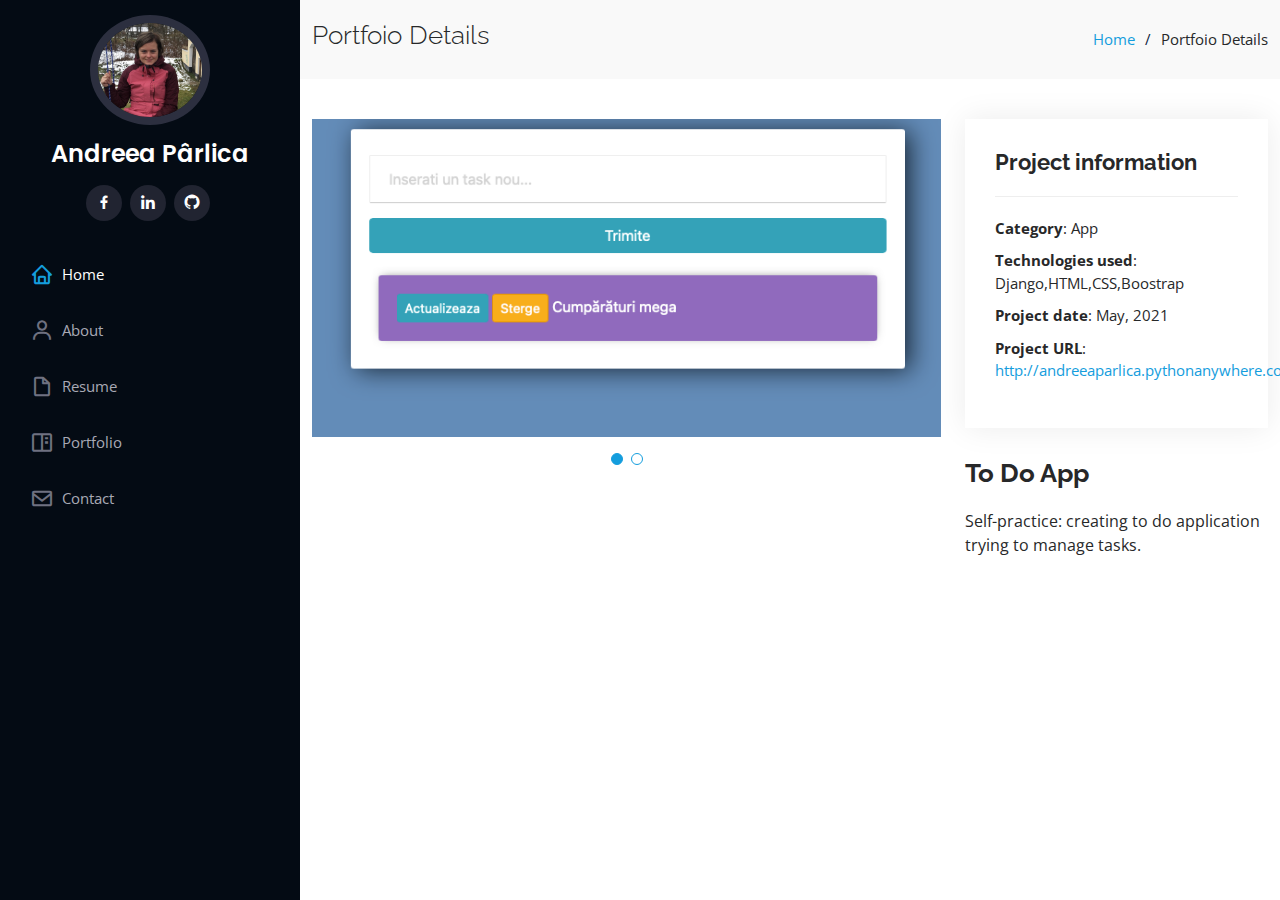
<file: portfolio-details.html>
<!DOCTYPE html>
<html lang="en">

<head>
  <meta charset="utf-8">
  <meta content="width=device-width, initial-scale=1.0" name="viewport">

  <title>Portfolio Details</title>
  <meta content="" name="description">
  <meta content="" name="keywords">

  <!-- Favicons -->
  <link href="assets/img/favicon.png" rel="icon">
  <link href="assets/img/apple-touch-icon.png" rel="apple-touch-icon">

  <!-- Google Fonts -->
  <link href="https://fonts.googleapis.com/css?family=Open+Sans:300,300i,400,400i,600,600i,700,700i|Raleway:300,300i,400,400i,500,500i,600,600i,700,700i|Poppins:300,300i,400,400i,500,500i,600,600i,700,700i" rel="stylesheet">

  <!-- Vendor CSS Files -->
  <link href="assets/vendor/aos/aos.css" rel="stylesheet">
  <link href="assets/vendor/bootstrap/css/bootstrap.min.css" rel="stylesheet">
  <link href="assets/vendor/bootstrap-icons/bootstrap-icons.css" rel="stylesheet">
  <link href="assets/vendor/boxicons/css/boxicons.min.css" rel="stylesheet">
  <link href="assets/vendor/glightbox/css/glightbox.min.css" rel="stylesheet">
  <link href="assets/vendor/swiper/swiper-bundle.min.css" rel="stylesheet">

  <!-- Template Main CSS File -->
  <link href="assets/css/style.css" rel="stylesheet">

  <!-- =======================================================
  * Template Name: iPortfolio - v3.2.0
  * Template URL: https://bootstrapmade.com/iportfolio-bootstrap-portfolio-websites-template/
  * Author: BootstrapMade.com
  * License: https://bootstrapmade.com/license/
  ======================================================== -->
</head>

<body>

  <!-- ======= Mobile nav toggle button ======= -->
  <i class="bi bi-list mobile-nav-toggle d-xl-none"></i>

  <!-- ======= Header ======= -->
  <header id="header">
    <div class="d-flex flex-column">

      <div class="profile">
        <img src="foto_and.jpg" alt="" class="img-fluid rounded-circle">
        <h1 class="text-light"><a href="index.html">Andreea Pârlica</a></h1>
        <div class="social-links mt-3 text-center">
<!--          <a href="#" class="twitter"><i class="bx bxl-twitter"></i></a>-->
          <a href="https://www.facebook.com/andreea.parlica" class="facebook"><i class="bx bxl-facebook"></i></a>
<!--          <a href="#" class="instagram"><i class="bx bxl-instagram"></i></a>-->
<!--          <a href="#" class="google-plus"><i class="bx bxl-skype"></i></a>-->
          <a href="https://www.linkedin.com/in/andreea-parlica-45296970/" class="linkedin"><i class="bx bxl-linkedin"></i></a>
          <a href="https://github.com/AndreeaParlica" class="github"><i class="bx bxl-github"></i></a>

        </div>
      </div>

      <nav id="navbar" class="nav-menu navbar">
        <ul>
          <li><a href="#hero" class="nav-link scrollto active"><i class="bx bx-home"></i> <span>Home</span></a></li>
          <li><a href="#about" class="nav-link scrollto"><i class="bx bx-user"></i> <span>About</span></a></li>
          <li><a href="#resume" class="nav-link scrollto"><i class="bx bx-file-blank"></i> <span>Resume</span></a></li>
          <li><a href="#portfolio" class="nav-link scrollto"><i class="bx bx-book-content"></i> <span>Portfolio</span></a></li>
<!--          <li><a href="#services" class="nav-link scrollto"><i class="bx bx-server"></i> <span>Services</span></a></li>-->
          <li><a href="#contact" class="nav-link scrollto"><i class="bx bx-envelope"></i> <span>Contact</span></a></li>
        </ul>
      </nav><!-- .nav-menu -->
    </div>
  </header><!-- End Header -->

  <main id="main">

    <!-- ======= Breadcrumbs ======= -->
    <section id="breadcrumbs" class="breadcrumbs">
      <div class="container">

        <div class="d-flex justify-content-between align-items-center">
          <h2>Portfoio Details</h2>
          <ol>
            <li><a href="index.html">Home</a></li>
            <li>Portfoio Details</li>
          </ol>
        </div>

      </div>
    </section><!-- End Breadcrumbs -->

    <!-- ======= Portfolio Details Section ======= -->
    <section id="portfolio-details" class="portfolio-details">
      <div class="container">

        <div class="row gy-4">

          <div class="col-lg-8">
            <div class="portfolio-details-slider swiper-container">
              <div class="swiper-wrapper align-items-center">

                <div class="swiper-slide">
                  <img src="assets/img/portfolio/todoapp.png" alt="">
                </div>

                <div class="swiper-slide">
                  <img src="assets/img/portfolio/todoapp_sterge.png" alt="">
                </div>

<!--                <div class="swiper-slide">-->
<!--                  <img src="assets/img/portfolio/portfolio-details-3.jpg" alt="">-->
<!--                </div>-->

              </div>
              <div class="swiper-pagination"></div>
            </div>
          </div>

          <div class="col-lg-4">
            <div class="portfolio-info">
              <h3>Project information</h3>
              <ul>
                <li><strong>Category</strong>: App</li>
                <li><strong>Technologies used</strong>: Django,HTML,CSS,Boostrap</li>
                <li><strong>Project date</strong>: May, 2021</li>
                <li><strong>Project URL</strong>: <a href="#">http://andreeaparlica.pythonanywhere.com</a></li>
              </ul>
            </div>
            <div class="portfolio-description">
              <h2>To Do App</h2>
              <p>
                Self-practice: creating to do application trying to manage tasks.
              </p>
            </div>
          </div>

        </div>

      </div>
    </section><!-- End Portfolio Details Section -->

  </main><!-- End #main -->

<!--  &lt;!&ndash; ======= Footer ======= &ndash;&gt;-->
<!--  <footer id="footer">-->
<!--    <div class="container">-->
<!--      <div class="copyright">-->
<!--        &copy; Copyright <strong><span>iPortfolio</span></strong>-->
<!--      </div>-->
<!--      <div class="credits">-->
<!--        &lt;!&ndash; All the links in the footer should remain intact. &ndash;&gt;-->
<!--        &lt;!&ndash; You can delete the links only if you purchased the pro version. &ndash;&gt;-->
<!--        &lt;!&ndash; Licensing information: https://bootstrapmade.com/license/ &ndash;&gt;-->
<!--        &lt;!&ndash; Purchase the pro version with working PHP/AJAX contact form: https://bootstrapmade.com/iportfolio-bootstrap-portfolio-websites-template/ &ndash;&gt;-->
<!--        Designed by <a href="https://bootstrapmade.com/">BootstrapMade</a>-->
<!--      </div>-->
<!--    </div>-->
<!--  </footer>&lt;!&ndash; End  Footer &ndash;&gt;-->

  <a href="#" class="back-to-top d-flex align-items-center justify-content-center"><i class="bi bi-arrow-up-short"></i></a>

  <!-- Vendor JS Files -->
  <script src="assets/vendor/aos/aos.js"></script>
  <script src="assets/vendor/bootstrap/js/bootstrap.bundle.min.js"></script>
  <script src="assets/vendor/glightbox/js/glightbox.min.js"></script>
  <script src="assets/vendor/isotope-layout/isotope.pkgd.min.js"></script>
  <script src="assets/vendor/php-email-form/validate.js"></script>
  <script src="assets/vendor/purecounter/purecounter.js"></script>
  <script src="assets/vendor/swiper/swiper-bundle.min.js"></script>
  <script src="assets/vendor/typed.js/typed.min.js"></script>
  <script src="assets/vendor/waypoints/noframework.waypoints.js"></script>

  <!-- Template Main JS File -->
  <script src="assets/js/main.js"></script>

</body>

</html>
</file>
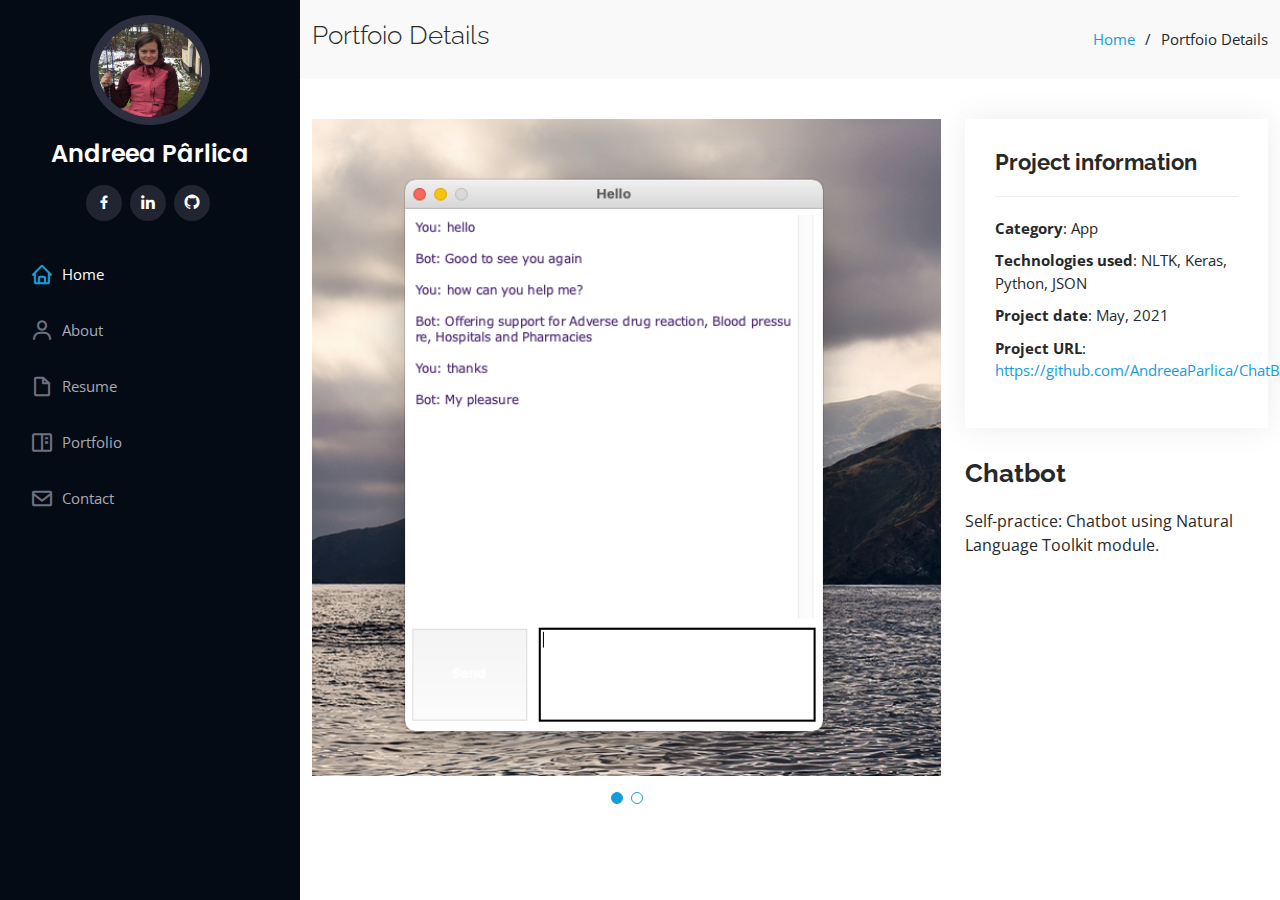
<file: portfolio-details_chatbot.html>
<!DOCTYPE html>
<html lang="en">

<head>
  <meta charset="utf-8">
  <meta content="width=device-width, initial-scale=1.0" name="viewport">

  <title>Portfolio Details</title>
  <meta content="" name="description">
  <meta content="" name="keywords">

  <!-- Favicons -->
  <link href="assets/img/favicon.png" rel="icon">
  <link href="assets/img/apple-touch-icon.png" rel="apple-touch-icon">

  <!-- Google Fonts -->
  <link href="https://fonts.googleapis.com/css?family=Open+Sans:300,300i,400,400i,600,600i,700,700i|Raleway:300,300i,400,400i,500,500i,600,600i,700,700i|Poppins:300,300i,400,400i,500,500i,600,600i,700,700i" rel="stylesheet">

  <!-- Vendor CSS Files -->
  <link href="assets/vendor/aos/aos.css" rel="stylesheet">
  <link href="assets/vendor/bootstrap/css/bootstrap.min.css" rel="stylesheet">
  <link href="assets/vendor/bootstrap-icons/bootstrap-icons.css" rel="stylesheet">
  <link href="assets/vendor/boxicons/css/boxicons.min.css" rel="stylesheet">
  <link href="assets/vendor/glightbox/css/glightbox.min.css" rel="stylesheet">
  <link href="assets/vendor/swiper/swiper-bundle.min.css" rel="stylesheet">

  <!-- Template Main CSS File -->
  <link href="assets/css/style.css" rel="stylesheet">

  <!-- =======================================================
  * Template Name: iPortfolio - v3.2.0
  * Template URL: https://bootstrapmade.com/iportfolio-bootstrap-portfolio-websites-template/
  * Author: BootstrapMade.com
  * License: https://bootstrapmade.com/license/
  ======================================================== -->
</head>

<body>

  <!-- ======= Mobile nav toggle button ======= -->
  <i class="bi bi-list mobile-nav-toggle d-xl-none"></i>

  <!-- ======= Header ======= -->
  <header id="header">
    <div class="d-flex flex-column">

      <div class="profile">
        <img src="foto_and.jpg" alt="" class="img-fluid rounded-circle">
        <h1 class="text-light"><a href="index.html">Andreea Pârlica</a></h1>
        <div class="social-links mt-3 text-center">
<!--          <a href="#" class="twitter"><i class="bx bxl-twitter"></i></a>-->
          <a href="https://www.facebook.com/andreea.parlica" class="facebook"><i class="bx bxl-facebook"></i></a>
<!--          <a href="#" class="instagram"><i class="bx bxl-instagram"></i></a>-->
<!--          <a href="#" class="google-plus"><i class="bx bxl-skype"></i></a>-->
          <a href="https://www.linkedin.com/in/andreea-parlica-45296970/" class="linkedin"><i class="bx bxl-linkedin"></i></a>
          <a href="https://github.com/AndreeaParlica" class="github"><i class="bx bxl-github"></i></a>

        </div>
      </div>

      <nav id="navbar" class="nav-menu navbar">
        <ul>
          <li><a href="#hero" class="nav-link scrollto active"><i class="bx bx-home"></i> <span>Home</span></a></li>
          <li><a href="#about" class="nav-link scrollto"><i class="bx bx-user"></i> <span>About</span></a></li>
          <li><a href="#resume" class="nav-link scrollto"><i class="bx bx-file-blank"></i> <span>Resume</span></a></li>
          <li><a href="#portfolio" class="nav-link scrollto"><i class="bx bx-book-content"></i> <span>Portfolio</span></a></li>
<!--          <li><a href="#services" class="nav-link scrollto"><i class="bx bx-server"></i> <span>Services</span></a></li>-->
          <li><a href="#contact" class="nav-link scrollto"><i class="bx bx-envelope"></i> <span>Contact</span></a></li>
        </ul>
      </nav><!-- .nav-menu -->
    </div>
  </header><!-- End Header -->

  <main id="main">

    <!-- ======= Breadcrumbs ======= -->
    <section id="breadcrumbs" class="breadcrumbs">
      <div class="container">

        <div class="d-flex justify-content-between align-items-center">
          <h2>Portfoio Details</h2>
          <ol>
            <li><a href="index.html">Home</a></li>
            <li>Portfoio Details</li>
          </ol>
        </div>

      </div>
    </section><!-- End Breadcrumbs -->

    <!-- ======= Portfolio Details Section ======= -->
    <section id="portfolio-details" class="portfolio-details">
      <div class="container">

        <div class="row gy-4">

          <div class="col-lg-8">
            <div class="portfolio-details-slider swiper-container">
              <div class="swiper-wrapper align-items-center">

                <div class="swiper-slide">
                  <img src="assets/img/portfolio/Chatbot.png" alt="">
                </div>

                <div class="swiper-slide">
                  <img src="assets/img/portfolio/Chatbot.png" alt="">
                </div>

<!--                <div class="swiper-slide">-->
<!--                  <img src="assets/img/portfolio/portfolio-details-3.jpg" alt="">-->
<!--                </div>-->

              </div>
              <div class="swiper-pagination"></div>
            </div>
          </div>

          <div class="col-lg-4">
            <div class="portfolio-info">
              <h3>Project information</h3>
              <ul>
                <li><strong>Category</strong>: App</li>
                <li><strong>Technologies used</strong>: NLTK, Keras, Python, JSON</li>
                <li><strong>Project date</strong>: May, 2021</li>
                <li><strong>Project URL</strong>: <a href="#">https://github.com/AndreeaParlica/ChatBoot</a></li>
              </ul>
            </div>
            <div class="portfolio-description">
              <h2>Chatbot</h2>
              <p>
                Self-practice: Chatbot using Natural Language Toolkit module.
              </p>
            </div>
          </div>

        </div>

      </div>
    </section><!-- End Portfolio Details Section -->

  </main><!-- End #main -->

<!--  &lt;!&ndash; ======= Footer ======= &ndash;&gt;-->
<!--  <footer id="footer">-->
<!--    <div class="container">-->
<!--      <div class="copyright">-->
<!--        &copy; Copyright <strong><span>iPortfolio</span></strong>-->
<!--      </div>-->
<!--      <div class="credits">-->
<!--        &lt;!&ndash; All the links in the footer should remain intact. &ndash;&gt;-->
<!--        &lt;!&ndash; You can delete the links only if you purchased the pro version. &ndash;&gt;-->
<!--        &lt;!&ndash; Licensing information: https://bootstrapmade.com/license/ &ndash;&gt;-->
<!--        &lt;!&ndash; Purchase the pro version with working PHP/AJAX contact form: https://bootstrapmade.com/iportfolio-bootstrap-portfolio-websites-template/ &ndash;&gt;-->
<!--        Designed by <a href="https://bootstrapmade.com/">BootstrapMade</a>-->
<!--      </div>-->
<!--    </div>-->
<!--  </footer>&lt;!&ndash; End  Footer &ndash;&gt;-->

  <a href="#" class="back-to-top d-flex align-items-center justify-content-center"><i class="bi bi-arrow-up-short"></i></a>

  <!-- Vendor JS Files -->
  <script src="assets/vendor/aos/aos.js"></script>
  <script src="assets/vendor/bootstrap/js/bootstrap.bundle.min.js"></script>
  <script src="assets/vendor/glightbox/js/glightbox.min.js"></script>
  <script src="assets/vendor/isotope-layout/isotope.pkgd.min.js"></script>
  <script src="assets/vendor/php-email-form/validate.js"></script>
  <script src="assets/vendor/purecounter/purecounter.js"></script>
  <script src="assets/vendor/swiper/swiper-bundle.min.js"></script>
  <script src="assets/vendor/typed.js/typed.min.js"></script>
  <script src="assets/vendor/waypoints/noframework.waypoints.js"></script>

  <!-- Template Main JS File -->
  <script src="assets/js/main.js"></script>

</body>

</html>
</file>
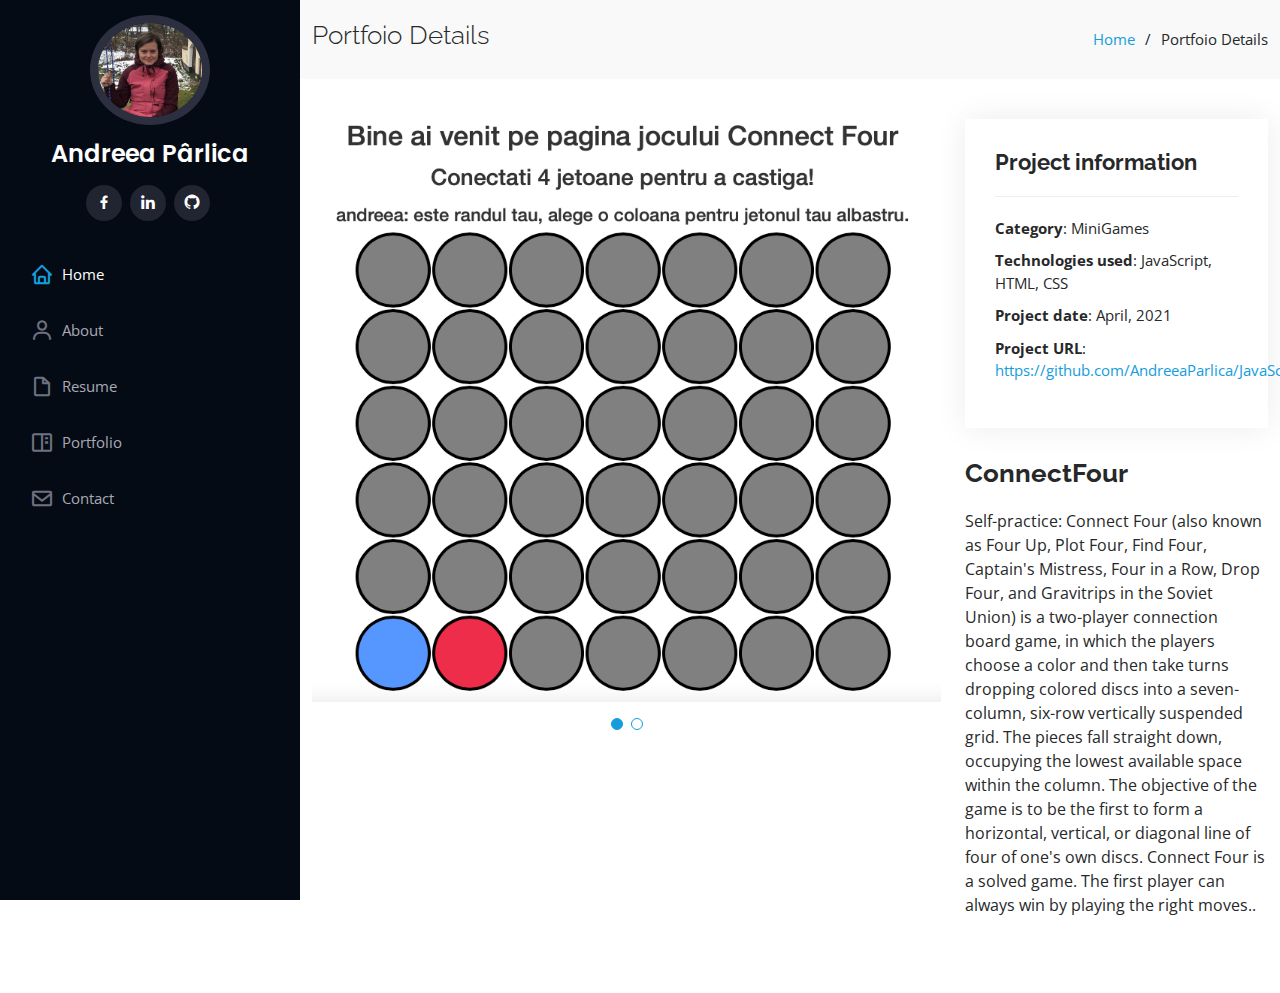
<file: portfolio-details_connectf.html>
<!DOCTYPE html>
<html lang="en">

<head>
  <meta charset="utf-8">
  <meta content="width=device-width, initial-scale=1.0" name="viewport">

  <title>Portfolio Details</title>
  <meta content="" name="description">
  <meta content="" name="keywords">

  <!-- Favicons -->
  <link href="assets/img/favicon.png" rel="icon">
  <link href="assets/img/apple-touch-icon.png" rel="apple-touch-icon">

  <!-- Google Fonts -->
  <link href="https://fonts.googleapis.com/css?family=Open+Sans:300,300i,400,400i,600,600i,700,700i|Raleway:300,300i,400,400i,500,500i,600,600i,700,700i|Poppins:300,300i,400,400i,500,500i,600,600i,700,700i" rel="stylesheet">

  <!-- Vendor CSS Files -->
  <link href="assets/vendor/aos/aos.css" rel="stylesheet">
  <link href="assets/vendor/bootstrap/css/bootstrap.min.css" rel="stylesheet">
  <link href="assets/vendor/bootstrap-icons/bootstrap-icons.css" rel="stylesheet">
  <link href="assets/vendor/boxicons/css/boxicons.min.css" rel="stylesheet">
  <link href="assets/vendor/glightbox/css/glightbox.min.css" rel="stylesheet">
  <link href="assets/vendor/swiper/swiper-bundle.min.css" rel="stylesheet">

  <!-- Template Main CSS File -->
  <link href="assets/css/style.css" rel="stylesheet">

  <!-- =======================================================
  * Template Name: iPortfolio - v3.2.0
  * Template URL: https://bootstrapmade.com/iportfolio-bootstrap-portfolio-websites-template/
  * Author: BootstrapMade.com
  * License: https://bootstrapmade.com/license/
  ======================================================== -->
</head>

<body>

  <!-- ======= Mobile nav toggle button ======= -->
  <i class="bi bi-list mobile-nav-toggle d-xl-none"></i>

  <!-- ======= Header ======= -->
  <header id="header">
    <div class="d-flex flex-column">

      <div class="profile">
        <img src="foto_and.jpg" alt="" class="img-fluid rounded-circle">
        <h1 class="text-light"><a href="index.html">Andreea Pârlica</a></h1>
        <div class="social-links mt-3 text-center">
<!--          <a href="#" class="twitter"><i class="bx bxl-twitter"></i></a>-->
          <a href="https://www.facebook.com/andreea.parlica" class="facebook"><i class="bx bxl-facebook"></i></a>
<!--          <a href="#" class="instagram"><i class="bx bxl-instagram"></i></a>-->
<!--          <a href="#" class="google-plus"><i class="bx bxl-skype"></i></a>-->
          <a href="https://www.linkedin.com/in/andreea-parlica-45296970/" class="linkedin"><i class="bx bxl-linkedin"></i></a>
          <a href="https://github.com/AndreeaParlica" class="github"><i class="bx bxl-github"></i></a>

        </div>
      </div>

      <nav id="navbar" class="nav-menu navbar">
        <ul>
          <li><a href="#hero" class="nav-link scrollto active"><i class="bx bx-home"></i> <span>Home</span></a></li>
          <li><a href="#about" class="nav-link scrollto"><i class="bx bx-user"></i> <span>About</span></a></li>
          <li><a href="#resume" class="nav-link scrollto"><i class="bx bx-file-blank"></i> <span>Resume</span></a></li>
          <li><a href="#portfolio" class="nav-link scrollto"><i class="bx bx-book-content"></i> <span>Portfolio</span></a></li>
<!--          <li><a href="#services" class="nav-link scrollto"><i class="bx bx-server"></i> <span>Services</span></a></li>-->
          <li><a href="#contact" class="nav-link scrollto"><i class="bx bx-envelope"></i> <span>Contact</span></a></li>
        </ul>
      </nav><!-- .nav-menu -->
    </div>
  </header><!-- End Header -->

  <main id="main">

    <!-- ======= Breadcrumbs ======= -->
    <section id="breadcrumbs" class="breadcrumbs">
      <div class="container">

        <div class="d-flex justify-content-between align-items-center">
          <h2>Portfoio Details</h2>
          <ol>
            <li><a href="index.html">Home</a></li>
            <li>Portfoio Details</li>
          </ol>
        </div>

      </div>
    </section><!-- End Breadcrumbs -->

    <!-- ======= Portfolio Details Section ======= -->
    <section id="portfolio-details" class="portfolio-details">
      <div class="container">

        <div class="row gy-4">

          <div class="col-lg-8">
            <div class="portfolio-details-slider swiper-container">
              <div class="swiper-wrapper align-items-center">

                <div class="swiper-slide">
                  <img src="assets/img/portfolio/connect_four.png" alt="">
                </div>

                <div class="swiper-slide">
                  <img src="assets/img/portfolio/connect_four.png" alt="">
                </div>

<!--                <div class="swiper-slide">-->
<!--                  <img src="assets/img/portfolio/portfolio-details-3.jpg" alt="">-->
<!--                </div>-->

              </div>
              <div class="swiper-pagination"></div>
            </div>
          </div>

          <div class="col-lg-4">
            <div class="portfolio-info">
              <h3>Project information</h3>
              <ul>
                <li><strong>Category</strong>: MiniGames</li>
                <li><strong>Technologies used</strong>: JavaScript, HTML, CSS</li>
                <li><strong>Project date</strong>: April, 2021</li>
                <li><strong>Project URL</strong>: <a href="#">https://github.com/AndreeaParlica/JavaScript_mini_games</a></li>
              </ul>
            </div>
            <div class="portfolio-description">
              <h2>ConnectFour</h2>
              <p>
                Self-practice: Connect Four (also known as Four Up, Plot Four, Find Four, Captain's Mistress, Four in a Row, Drop Four, and Gravitrips in the Soviet Union) is a two-player connection board game, in which the players choose a color and then take turns dropping colored discs into a seven-column, six-row vertically suspended grid. The pieces fall straight down, occupying the lowest available space within the column. The objective of the game is to be the first to form a horizontal, vertical, or diagonal line of four of one's own discs. Connect Four is a solved game. The first player can always win by playing the right moves..
              </p>
            </div>
          </div>

        </div>

      </div>
    </section><!-- End Portfolio Details Section -->

  </main><!-- End #main -->

<!--  &lt;!&ndash; ======= Footer ======= &ndash;&gt;-->
<!--  <footer id="footer">-->
<!--    <div class="container">-->
<!--      <div class="copyright">-->
<!--        &copy; Copyright <strong><span>iPortfolio</span></strong>-->
<!--      </div>-->
<!--      <div class="credits">-->
<!--        &lt;!&ndash; All the links in the footer should remain intact. &ndash;&gt;-->
<!--        &lt;!&ndash; You can delete the links only if you purchased the pro version. &ndash;&gt;-->
<!--        &lt;!&ndash; Licensing information: https://bootstrapmade.com/license/ &ndash;&gt;-->
<!--        &lt;!&ndash; Purchase the pro version with working PHP/AJAX contact form: https://bootstrapmade.com/iportfolio-bootstrap-portfolio-websites-template/ &ndash;&gt;-->
<!--        Designed by <a href="https://bootstrapmade.com/">BootstrapMade</a>-->
<!--      </div>-->
<!--    </div>-->
<!--  </footer>&lt;!&ndash; End  Footer &ndash;&gt;-->

  <a href="#" class="back-to-top d-flex align-items-center justify-content-center"><i class="bi bi-arrow-up-short"></i></a>

  <!-- Vendor JS Files -->
  <script src="assets/vendor/aos/aos.js"></script>
  <script src="assets/vendor/bootstrap/js/bootstrap.bundle.min.js"></script>
  <script src="assets/vendor/glightbox/js/glightbox.min.js"></script>
  <script src="assets/vendor/isotope-layout/isotope.pkgd.min.js"></script>
  <script src="assets/vendor/php-email-form/validate.js"></script>
  <script src="assets/vendor/purecounter/purecounter.js"></script>
  <script src="assets/vendor/swiper/swiper-bundle.min.js"></script>
  <script src="assets/vendor/typed.js/typed.min.js"></script>
  <script src="assets/vendor/waypoints/noframework.waypoints.js"></script>

  <!-- Template Main JS File -->
  <script src="assets/js/main.js"></script>

</body>

</html>
</file>
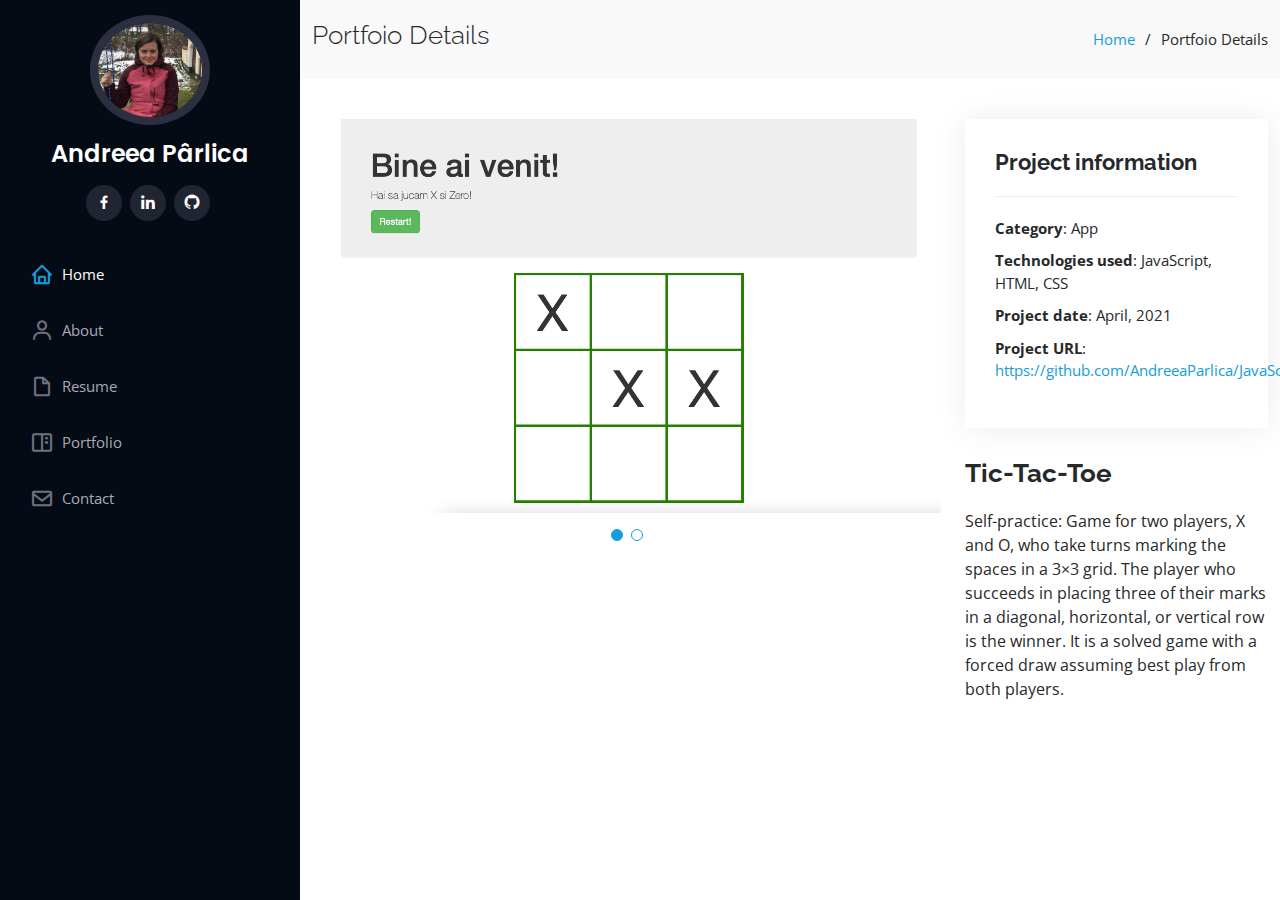
<file: portfolio-details_xzero.html>
<!DOCTYPE html>
<html lang="en">

<head>
  <meta charset="utf-8">
  <meta content="width=device-width, initial-scale=1.0" name="viewport">

  <title>Portfolio Details</title>
  <meta content="" name="description">
  <meta content="" name="keywords">

  <!-- Favicons -->
  <link href="assets/img/favicon.png" rel="icon">
  <link href="assets/img/apple-touch-icon.png" rel="apple-touch-icon">

  <!-- Google Fonts -->
  <link href="https://fonts.googleapis.com/css?family=Open+Sans:300,300i,400,400i,600,600i,700,700i|Raleway:300,300i,400,400i,500,500i,600,600i,700,700i|Poppins:300,300i,400,400i,500,500i,600,600i,700,700i" rel="stylesheet">

  <!-- Vendor CSS Files -->
  <link href="assets/vendor/aos/aos.css" rel="stylesheet">
  <link href="assets/vendor/bootstrap/css/bootstrap.min.css" rel="stylesheet">
  <link href="assets/vendor/bootstrap-icons/bootstrap-icons.css" rel="stylesheet">
  <link href="assets/vendor/boxicons/css/boxicons.min.css" rel="stylesheet">
  <link href="assets/vendor/glightbox/css/glightbox.min.css" rel="stylesheet">
  <link href="assets/vendor/swiper/swiper-bundle.min.css" rel="stylesheet">

  <!-- Template Main CSS File -->
  <link href="assets/css/style.css" rel="stylesheet">

  <!-- =======================================================
  * Template Name: iPortfolio - v3.2.0
  * Template URL: https://bootstrapmade.com/iportfolio-bootstrap-portfolio-websites-template/
  * Author: BootstrapMade.com
  * License: https://bootstrapmade.com/license/
  ======================================================== -->
</head>

<body>

  <!-- ======= Mobile nav toggle button ======= -->
  <i class="bi bi-list mobile-nav-toggle d-xl-none"></i>

  <!-- ======= Header ======= -->
  <header id="header">
    <div class="d-flex flex-column">

      <div class="profile">
        <img src="foto_and.jpg" alt="" class="img-fluid rounded-circle">
        <h1 class="text-light"><a href="index.html">Andreea Pârlica</a></h1>
        <div class="social-links mt-3 text-center">
<!--          <a href="#" class="twitter"><i class="bx bxl-twitter"></i></a>-->
          <a href="https://www.facebook.com/andreea.parlica" class="facebook"><i class="bx bxl-facebook"></i></a>
<!--          <a href="#" class="instagram"><i class="bx bxl-instagram"></i></a>-->
<!--          <a href="#" class="google-plus"><i class="bx bxl-skype"></i></a>-->
          <a href="https://www.linkedin.com/in/andreea-parlica-45296970/" class="linkedin"><i class="bx bxl-linkedin"></i></a>
          <a href="https://github.com/AndreeaParlica" class="github"><i class="bx bxl-github"></i></a>

        </div>
      </div>

      <nav id="navbar" class="nav-menu navbar">
        <ul>
          <li><a href="#hero" class="nav-link scrollto active"><i class="bx bx-home"></i> <span>Home</span></a></li>
          <li><a href="#about" class="nav-link scrollto"><i class="bx bx-user"></i> <span>About</span></a></li>
          <li><a href="#resume" class="nav-link scrollto"><i class="bx bx-file-blank"></i> <span>Resume</span></a></li>
          <li><a href="#portfolio" class="nav-link scrollto"><i class="bx bx-book-content"></i> <span>Portfolio</span></a></li>
<!--          <li><a href="#services" class="nav-link scrollto"><i class="bx bx-server"></i> <span>Services</span></a></li>-->
          <li><a href="#contact" class="nav-link scrollto"><i class="bx bx-envelope"></i> <span>Contact</span></a></li>
        </ul>
      </nav><!-- .nav-menu -->
    </div>
  </header><!-- End Header -->

  <main id="main">

    <!-- ======= Breadcrumbs ======= -->
    <section id="breadcrumbs" class="breadcrumbs">
      <div class="container">

        <div class="d-flex justify-content-between align-items-center">
          <h2>Portfoio Details</h2>
          <ol>
            <li><a href="index.html">Home</a></li>
            <li>Portfoio Details</li>
          </ol>
        </div>

      </div>
    </section><!-- End Breadcrumbs -->

    <!-- ======= Portfolio Details Section ======= -->
    <section id="portfolio-details" class="portfolio-details">
      <div class="container">

        <div class="row gy-4">

          <div class="col-lg-8">
            <div class="portfolio-details-slider swiper-container">
              <div class="swiper-wrapper align-items-center">

                <div class="swiper-slide">
                  <img src="assets/img/portfolio/xsizero.png" alt="">
                </div>

                <div class="swiper-slide">
                  <img src="assets/img/portfolio/xsizero.png" alt="">
                </div>

<!--                <div class="swiper-slide">-->
<!--                  <img src="assets/img/portfolio/portfolio-details-3.jpg" alt="">-->
<!--                </div>-->

              </div>
              <div class="swiper-pagination"></div>
            </div>
          </div>

          <div class="col-lg-4">
            <div class="portfolio-info">
              <h3>Project information</h3>
              <ul>
                <li><strong>Category</strong>: App</li>
                <li><strong>Technologies used</strong>: JavaScript, HTML, CSS</li>
                <li><strong>Project date</strong>: April, 2021</li>
                <li><strong>Project URL</strong>: <a href="#">https://github.com/AndreeaParlica/JavaScript_mini_games</a></li>
              </ul>
            </div>
            <div class="portfolio-description">
              <h2>Tic-Tac-Toe</h2>
              <p>
                Self-practice: Game for two players, X and O, who take turns marking the spaces in a 3×3 grid. The player who succeeds in placing three of their marks in a diagonal, horizontal, or vertical row is the winner. It is a solved game with a forced draw assuming best play from both players.
              </p>
            </div>
          </div>

        </div>

      </div>
    </section><!-- End Portfolio Details Section -->

  </main><!-- End #main -->

<!--  &lt;!&ndash; ======= Footer ======= &ndash;&gt;-->
<!--  <footer id="footer">-->
<!--    <div class="container">-->
<!--      <div class="copyright">-->
<!--        &copy; Copyright <strong><span>iPortfolio</span></strong>-->
<!--      </div>-->
<!--      <div class="credits">-->
<!--        &lt;!&ndash; All the links in the footer should remain intact. &ndash;&gt;-->
<!--        &lt;!&ndash; You can delete the links only if you purchased the pro version. &ndash;&gt;-->
<!--        &lt;!&ndash; Licensing information: https://bootstrapmade.com/license/ &ndash;&gt;-->
<!--        &lt;!&ndash; Purchase the pro version with working PHP/AJAX contact form: https://bootstrapmade.com/iportfolio-bootstrap-portfolio-websites-template/ &ndash;&gt;-->
<!--        Designed by <a href="https://bootstrapmade.com/">BootstrapMade</a>-->
<!--      </div>-->
<!--    </div>-->
<!--  </footer>&lt;!&ndash; End  Footer &ndash;&gt;-->

  <a href="#" class="back-to-top d-flex align-items-center justify-content-center"><i class="bi bi-arrow-up-short"></i></a>

  <!-- Vendor JS Files -->
  <script src="assets/vendor/aos/aos.js"></script>
  <script src="assets/vendor/bootstrap/js/bootstrap.bundle.min.js"></script>
  <script src="assets/vendor/glightbox/js/glightbox.min.js"></script>
  <script src="assets/vendor/isotope-layout/isotope.pkgd.min.js"></script>
  <script src="assets/vendor/php-email-form/validate.js"></script>
  <script src="assets/vendor/purecounter/purecounter.js"></script>
  <script src="assets/vendor/swiper/swiper-bundle.min.js"></script>
  <script src="assets/vendor/typed.js/typed.min.js"></script>
  <script src="assets/vendor/waypoints/noframework.waypoints.js"></script>

  <!-- Template Main JS File -->
  <script src="assets/js/main.js"></script>

</body>

</html>
</file>
<file: assets/css/style.css>
/**
* Template Name: iPortfolio - v3.2.0
* Template URL: https://bootstrapmade.com/iportfolio-bootstrap-portfolio-websites-template/
* Author: BootstrapMade.com
* License: https://bootstrapmade.com/license/
*/

/*--------------------------------------------------------------
# General
--------------------------------------------------------------*/
body {
  font-family: "Open Sans", sans-serif;
  color: #272829;
}

a {
  color: #149ddd;
  text-decoration: none;
}

a:hover {
  color: #37b3ed;
  text-decoration: none;
}

h1, h2, h3, h4, h5, h6 {
  font-family: "Raleway", sans-serif;
}

/*--------------------------------------------------------------
# Back to top button
--------------------------------------------------------------*/
.back-to-top {
  position: fixed;
  visibility: hidden;
  opacity: 0;
  right: 15px;
  bottom: 15px;
  z-index: 996;
  background: #149ddd;
  width: 40px;
  height: 40px;
  border-radius: 50px;
  transition: all 0.4s;
}

.back-to-top i {
  font-size: 28px;
  color: #fff;
  line-height: 0;
}

.back-to-top:hover {
  background: #2eafec;
  color: #fff;
}

.back-to-top.active {
  visibility: visible;
  opacity: 1;
}

/*--------------------------------------------------------------
# Header
--------------------------------------------------------------*/
#header {
  position: fixed;
  top: 0;
  left: 0;
  bottom: 0;
  width: 300px;
  transition: all ease-in-out 0.5s;
  z-index: 9997;
  transition: all 0.5s;
  padding: 0 15px;
  background: #040b14;
  overflow-y: auto;
}

#header .profile img {
  margin: 15px auto;
  display: block;
  width: 120px;
  border: 8px solid #2c2f3f;
}

#header .profile h1 {
  font-size: 24px;
  margin: 0;
  padding: 0;
  font-weight: 600;
  -moz-text-align-last: center;
  text-align-last: center;
  font-family: "Poppins", sans-serif;
}

#header .profile h1 a, #header .profile h1 a:hover {
  color: #fff;
  text-decoration: none;

}

#header .profile .social-links a {
  font-size: 18px;
  display: inline-block;
  background: #212431;
  color: #fff;
  line-height: 1;
  padding: 8px 0;
  margin-right: 4px;
  border-radius: 50%;
  text-align: center;
  width: 36px;
  height: 36px;
  transition: 0.3s;
}

#header .profile .social-links a:hover {
  background: #149ddd;
  color: #fff;
  text-decoration: none;
  text-align: center;
}

#main {
  margin-left: 300px;
}

@media (max-width: 1199px) {
  #header {
    left: -300px;
  }
  #main {
    margin-left: 0;
  }
}

/*--------------------------------------------------------------
# Navigation Menu
--------------------------------------------------------------*/
/* Desktop Navigation */
.nav-menu {
  padding: 30px 0 0 0;
}

.nav-menu * {
  margin: 0;
  padding: 0;
  list-style: none;
}

.nav-menu > ul > li {
  position: relative;
  white-space: nowrap;
}

.nav-menu a {
  display: flex;
  align-items: center;
  color: #a8a9b4;
  padding: 12px 15px;
  margin-bottom: 8px;
  transition: 0.3s;
  font-size: 15px;
}

.nav-menu a i {
  font-size: 24px;
  padding-right: 8px;
  color: #6f7180;
}

.nav-menu a:hover, .nav-menu .active, .nav-menu li:hover > a {
  text-decoration: none;
  color: #fff;
}

.nav-menu a:hover i, .nav-menu .active i, .nav-menu li:hover > a i {
  color: #149ddd;
}

/* Mobile Navigation */
.mobile-nav-toggle {
  position: fixed;
  right: 15px;
  top: 15px;
  z-index: 9998;
  border: 0;
  font-size: 24px;
  transition: all 0.4s;
  outline: none !important;
  background-color: #149ddd;
  color: #fff;
  width: 40px;
  height: 40px;
  display: inline-flex;
  align-items: center;
  justify-content: center;
  line-height: 0;
  border-radius: 50px;
  cursor: pointer;
}

.mobile-nav-active {
  overflow: hidden;
}

.mobile-nav-active #header {
  left: 0;
}

/*--------------------------------------------------------------
# Hero Section
--------------------------------------------------------------*/
#hero {
  width: 100%;
  height: 100vh;
  background: black url("laptop.jpg") top center;
  background-size: cover;
}

#hero:before {
  content: "";
  background: rgba(5, 13, 24, 0.3);
  position: absolute;
  bottom: 0;
  top: 0;
  left: 0;
  right: 0;
  z-index: 1;
}

#hero .hero-container {
  position: relative;
  z-index: 2;
  min-width: 300px;
}

#hero h1 {
  margin: 0 0 10px 0;
  font-size: 64px;
  font-weight: 700;
  line-height: 56px;
  color: #fff;
}

#hero p {
  color: #fff;
  margin-bottom: 50px;
  font-size: 26px;
  font-family: "Poppins", sans-serif;
}

#hero p span {
  color: #fff;
  padding-bottom: 4px;
  letter-spacing: 1px;
  border-bottom: 3px solid #149ddd;
}

@media (min-width: 1024px) {
  #hero {
    background-attachment: fixed;
  }
}

@media (max-width: 768px) {
  #hero h1 {
    font-size: 28px;
    line-height: 36px;
  }
  #hero h2 {
    font-size: 18px;
    line-height: 24px;
    margin-bottom: 30px;
  }
}

/*--------------------------------------------------------------
# Sections General
--------------------------------------------------------------*/
section {
  padding: 60px 0;
  overflow: hidden;
}

.section-bg {
  background: #f5f8fd;
}

.section-title {
  padding-bottom: 30px;
}

.section-title h2 {
  font-size: 32px;
  font-weight: bold;
  margin-bottom: 20px;
  padding-bottom: 20px;
  position: relative;
  color: #173b6c;
}

.section-title h2::after {
  content: '';
  position: absolute;
  display: block;
  width: 50px;
  height: 3px;
  background: #149ddd;
  bottom: 0;
  left: 0;
}

.section-title p {
  margin-bottom: 0;
}

/*--------------------------------------------------------------
# About
--------------------------------------------------------------*/
.about .content h3 {
  font-weight: 700;
  font-size: 26px;
  color: #173b6c;
}

.about .content ul {
  list-style: none;
  padding: 0;
}

.about .content ul li {
  margin-bottom: 20px;
  display: flex;
  align-items: center;
}

.about .content ul strong {
  margin-right: 10px;
}

.about .content ul i {
  font-size: 16px;
  margin-right: 5px;
  color: #149ddd;
  line-height: 0;
}

.about .content p:last-child {
  margin-bottom: 0;
}

/*--------------------------------------------------------------
# Facts
--------------------------------------------------------------*/
.facts {
  padding-bottom: 30px;
}

.facts .count-box {
  padding: 30px;
  width: 100%;
}

.facts .count-box i {
  display: block;
  font-size: 44px;
  color: #149ddd;
  float: left;
  line-height: 0;
}

.facts .count-box span {
  font-size: 48px;
  line-height: 40px;
  display: block;
  font-weight: 700;
  color: #050d18;
  margin-left: 60px;
}

.facts .count-box p {
  padding: 15px 0 0 0;
  margin: 0 0 0 60px;
  font-family: "Raleway", sans-serif;
  font-size: 14px;
  color: #122f57;
}

.facts .count-box a {
  font-weight: 600;
  display: block;
  margin-top: 20px;
  color: #122f57;
  font-size: 15px;
  font-family: "Poppins", sans-serif;
  transition: ease-in-out 0.3s;
}

.facts .count-box a:hover {
  color: #1f5297;
}

/*--------------------------------------------------------------
# Akills
--------------------------------------------------------------*/
.skills .progress {
  height: 60px;
  display: block;
  background: none;
  border-radius: 0;
}

.skills .progress .skill {
  padding: 0;
  margin: 0 0 6px 0;
  text-transform: uppercase;
  display: block;
  font-weight: 600;
  font-family: "Poppins", sans-serif;
  color: #050d18;
}

.skills .progress .skill .val {
  float: right;
  font-style: normal;
}

.skills .progress-bar-wrap {
  background: #dce8f8;
  height: 10px;
}

.skills .progress-bar {
  width: 1px;
  height: 10px;
  transition: .9s;
  background-color: #149ddd;
}

/*--------------------------------------------------------------
# Resume
--------------------------------------------------------------*/
.resume .resume-title {
  font-size: 26px;
  font-weight: 700;
  margin-top: 20px;
  margin-bottom: 20px;
  color: #050d18;
}

.resume .resume-item {
  padding: 0 0 20px 20px;
  margin-top: -2px;
  border-left: 2px solid #1f5297;
  position: relative;
}

.resume .resume-item h4 {
  line-height: 18px;
  font-size: 18px;
  font-weight: 600;
  text-transform: uppercase;
  font-family: "Poppins", sans-serif;
  color: #050d18;
  margin-bottom: 10px;
}

.resume .resume-item h5 {
  font-size: 16px;
  background: #e4edf9;
  padding: 5px 15px;
  display: inline-block;
  font-weight: 600;
  margin-bottom: 10px;
}

.resume .resume-item ul {
  padding-left: 20px;
}

.resume .resume-item ul li {
  padding-bottom: 10px;
}

.resume .resume-item:last-child {
  padding-bottom: 0;
}

.resume .resume-item::before {
  content: "";
  position: absolute;
  width: 16px;
  height: 16px;
  border-radius: 50px;
  left: -9px;
  top: 0;
  background: #fff;
  border: 2px solid #1f5297;
}

/*--------------------------------------------------------------
# Portfolio
--------------------------------------------------------------*/
.portfolio .portfolio-item {
  margin-bottom: 30px;
}

.portfolio #portfolio-flters {
  padding: 0;
  margin: 0 auto 35px auto;
  list-style: none;
  text-align: center;
  background: #fff;
  border-radius: 50px;
  padding: 2px 15px;
}

.portfolio #portfolio-flters li {
  cursor: pointer;
  display: inline-block;
  padding: 10px 15px 8px 15px;
  font-size: 14px;
  font-weight: 600;
  line-height: 1;
  text-transform: uppercase;
  color: #272829;
  margin-bottom: 5px;
  transition: all 0.3s ease-in-out;
}

.portfolio #portfolio-flters li:hover, .portfolio #portfolio-flters li.filter-active {
  color: #149ddd;
}

.portfolio #portfolio-flters li:last-child {
  margin-right: 0;
}

.portfolio .portfolio-wrap {
  transition: 0.3s;
  position: relative;
  overflow: hidden;
  z-index: 1;
}

.portfolio .portfolio-wrap::before {
  content: "";
  background: rgba(255, 255, 255, 0.5);
  position: absolute;
  left: 0;
  right: 0;
  top: 0;
  bottom: 0;
  transition: all ease-in-out 0.3s;
  z-index: 2;
  opacity: 0;
}

.portfolio .portfolio-wrap .portfolio-links {
  opacity: 1;
  left: 0;
  right: 0;
  bottom: -60px;
  z-index: 3;
  position: absolute;
  transition: all ease-in-out 0.3s;
  display: flex;
  justify-content: center;
}

.portfolio .portfolio-wrap .portfolio-links a {
  color: #fff;
  font-size: 28px;
  text-align: center;
  background: rgba(20, 157, 221, 0.75);
  transition: 0.3s;
  width: 50%;
}

.portfolio .portfolio-wrap .portfolio-links a:hover {
  background: rgba(20, 157, 221, 0.95);
}

.portfolio .portfolio-wrap .portfolio-links a + a {
  border-left: 1px solid #37b3ed;
}

.portfolio .portfolio-wrap:hover::before {
  top: 0;
  left: 0;
  right: 0;
  bottom: 0;
  opacity: 1;
}

.portfolio .portfolio-wrap:hover .portfolio-links {
  opacity: 1;
  bottom: 0;
}

/*--------------------------------------------------------------
# Portfolio Details
--------------------------------------------------------------*/
.portfolio-details {
  padding-top: 40px;
}

.portfolio-details .portfolio-details-slider img {
  width: 100%;
}

.portfolio-details .portfolio-details-slider .swiper-pagination {
  margin-top: 20px;
  position: relative;
}

.portfolio-details .portfolio-details-slider .swiper-pagination .swiper-pagination-bullet {
  width: 12px;
  height: 12px;
  background-color: #fff;
  opacity: 1;
  border: 1px solid #149ddd;
}

.portfolio-details .portfolio-details-slider .swiper-pagination .swiper-pagination-bullet-active {
  background-color: #149ddd;
}

.portfolio-details .portfolio-info {
  padding: 30px;
  box-shadow: 0px 0 30px rgba(5, 13, 24, 0.08);
}

.portfolio-details .portfolio-info h3 {
  font-size: 22px;
  font-weight: 700;
  margin-bottom: 20px;
  padding-bottom: 20px;
  border-bottom: 1px solid #eee;
}

.portfolio-details .portfolio-info ul {
  list-style: none;
  padding: 0;
  font-size: 15px;
}

.portfolio-details .portfolio-info ul li + li {
  margin-top: 10px;
}

.portfolio-details .portfolio-description {
  padding-top: 30px;
}

.portfolio-details .portfolio-description h2 {
  font-size: 26px;
  font-weight: 700;
  margin-bottom: 20px;
}

.portfolio-details .portfolio-description p {
  padding: 0;
}

/*--------------------------------------------------------------
# Services
--------------------------------------------------------------*/
.services .icon-box {
  margin-bottom: 20px;
}

.services .icon {
  float: left;
  display: flex;
  align-items: center;
  justify-content: center;
  width: 54px;
  height: 54px;
  background: #149ddd;
  border-radius: 50%;
  transition: 0.5s;
  border: 1px solid #149ddd;
}

.services .icon i {
  color: #fff;
  font-size: 24px;
  line-height: 0;
}

.services .icon-box:hover .icon {
  background: #fff;
}

.services .icon-box:hover .icon i {
  color: #149ddd;
}

.services .title {
  margin-left: 80px;
  font-weight: 700;
  margin-bottom: 15px;
  font-size: 18px;
}

.services .title a {
  color: #343a40;
}

.services .title a:hover {
  color: #149ddd;
}

.services .description {
  margin-left: 80px;
  line-height: 24px;
  font-size: 14px;
}

/*--------------------------------------------------------------
# Testimonials
--------------------------------------------------------------*/
.testimonials .testimonial-item {
  box-sizing: content-box;
  text-align: center;
  min-height: 320px;
}

.testimonials .testimonial-item .testimonial-img {
  width: 90px;
  border-radius: 50%;
  margin: 0 auto;
}

.testimonials .testimonial-item h3 {
  font-size: 18px;
  font-weight: bold;
  margin: 10px 0 5px 0;
  color: #111;
}

.testimonials .testimonial-item h4 {
  font-size: 14px;
  color: #999;
  margin: 0;
}

.testimonials .testimonial-item .quote-icon-left, .testimonials .testimonial-item .quote-icon-right {
  color: #c3e8fa;
  font-size: 26px;
}

.testimonials .testimonial-item .quote-icon-left {
  display: inline-block;
  left: -5px;
  position: relative;
}

.testimonials .testimonial-item .quote-icon-right {
  display: inline-block;
  right: -5px;
  position: relative;
  top: 10px;
}

.testimonials .testimonial-item p {
  font-style: italic;
  margin: 0 15px 15px 15px;
  padding: 20px;
  background: #fff;
  position: relative;
  margin-bottom: 35px;
  border-radius: 6px;
  box-shadow: 0px 2px 15px rgba(0, 0, 0, 0.1);
}

.testimonials .testimonial-item p::after {
  content: "";
  width: 0;
  height: 0;
  border-top: 20px solid #fff;
  border-right: 20px solid transparent;
  border-left: 20px solid transparent;
  position: absolute;
  bottom: -20px;
  left: calc(50% - 20px);
}

.testimonials .swiper-pagination {
  margin-top: 20px;
  position: relative;
}

.testimonials .swiper-pagination .swiper-pagination-bullet {
  width: 12px;
  height: 12px;
  background-color: #fff;
  opacity: 1;
  border: 1px solid #149ddd;
}

.testimonials .swiper-pagination .swiper-pagination-bullet-active {
  background-color: #149ddd;
}

/*--------------------------------------------------------------
# Contact
--------------------------------------------------------------*/
.contact {
  padding-bottom: 130px;
}

.contact .info {
  padding: 30px;
  background: #fff;
  width: 100%;
  box-shadow: 0 0 24px 0 rgba(0, 0, 0, 0.12);
}

.contact .info i {
  font-size: 20px;
  color: #149ddd;
  float: left;
  width: 44px;
  height: 44px;
  background: #dff3fc;
  display: flex;
  justify-content: center;
  align-items: center;
  border-radius: 50px;
  transition: all 0.3s ease-in-out;
}

.contact .info h4 {
  padding: 0 0 0 60px;
  font-size: 22px;
  font-weight: 600;
  margin-bottom: 5px;
  color: #050d18;
}

.contact .info p {
  padding: 0 0 10px 60px;
  margin-bottom: 20px;
  font-size: 14px;
  color: #173b6c;
}

.contact .info .email p {
  padding-top: 5px;
}

.contact .info .social-links {
  padding-left: 60px;
}

.contact .info .social-links a {
  font-size: 18px;
  display: inline-block;
  background: #333;
  color: #fff;
  line-height: 1;
  padding: 8px 0;
  border-radius: 50%;
  text-align: center;
  width: 36px;
  height: 36px;
  transition: 0.3s;
  margin-right: 10px;
}

.contact .info .social-links a:hover {
  background: #149ddd;
  color: #fff;
}

.contact .info .email:hover i, .contact .info .address:hover i, .contact .info .phone:hover i {
  background: #149ddd;
  color: #fff;
}

.contact .php-email-form {
  width: 100%;
  padding: 30px;
  background: #fff;
  box-shadow: 0 0 24px 0 rgba(0, 0, 0, 0.12);
}

.contact .php-email-form .form-group {
  padding-bottom: 8px;
}

.contact .php-email-form .validate {
  display: none;
  color: red;
  margin: 0 0 15px 0;
  font-weight: 400;
  font-size: 13px;
}

.contact .php-email-form .error-message {
  display: none;
  color: #fff;
  background: #ed3c0d;
  text-align: left;
  padding: 15px;
  font-weight: 600;
}

.contact .php-email-form .error-message br + br {
  margin-top: 25px;
}

.contact .php-email-form .sent-message {
  display: none;
  color: #fff;
  background: #18d26e;
  text-align: center;
  padding: 15px;
  font-weight: 600;
}

.contact .php-email-form .loading {
  display: none;
  background: #fff;
  text-align: center;
  padding: 15px;
}

.contact .php-email-form .loading:before {
  content: "";
  display: inline-block;
  border-radius: 50%;
  width: 24px;
  height: 24px;
  margin: 0 10px -6px 0;
  border: 3px solid #18d26e;
  border-top-color: #eee;
  -webkit-animation: animate-loading 1s linear infinite;
  animation: animate-loading 1s linear infinite;
}

.contact .php-email-form .form-group {
  margin-bottom: 15px;
}

.contact .php-email-form label {
  padding-bottom: 8px;
}

.contact .php-email-form input, .contact .php-email-form textarea {
  border-radius: 0;
  box-shadow: none;
  font-size: 14px;
}

.contact .php-email-form input {
  height: 44px;
}

.contact .php-email-form textarea {
  padding: 10px 15px;
}

.contact .php-email-form button[type="submit"] {
  background: #149ddd;
  border: 0;
  padding: 10px 24px;
  color: #fff;
  transition: 0.4s;
  border-radius: 4px;
}

.contact .php-email-form button[type="submit"]:hover {
  background: #37b3ed;
}

@-webkit-keyframes animate-loading {
  0% {
    transform: rotate(0deg);
  }
  100% {
    transform: rotate(360deg);
  }
}

@keyframes animate-loading {
  0% {
    transform: rotate(0deg);
  }
  100% {
    transform: rotate(360deg);
  }
}

/*--------------------------------------------------------------
# Breadcrumbs
--------------------------------------------------------------*/
.breadcrumbs {
  padding: 20px 0;
  background: #f9f9f9;
}

.breadcrumbs h2 {
  font-size: 26px;
  font-weight: 300;
}

.breadcrumbs ol {
  display: flex;
  flex-wrap: wrap;
  list-style: none;
  padding: 0;
  margin: 0;
  font-size: 15px;
}

.breadcrumbs ol li + li {
  padding-left: 10px;
}

.breadcrumbs ol li + li::before {
  display: inline-block;
  padding-right: 10px;
  color: #0e2442;
  content: "/";
}

@media (max-width: 768px) {
  .breadcrumbs .d-flex {
    display: block !important;
  }
  .breadcrumbs ol {
    display: block;
  }
  .breadcrumbs ol li {
    display: inline-block;
  }
}

/*--------------------------------------------------------------
# Footer
--------------------------------------------------------------*/
#footer {
  padding: 15px;
  color: #f4f6fd;
  font-size: 14px;
  position: fixed;
  left: 0;
  bottom: 0;
  width: 300px;
  z-index: 9999;
  background: #040b14;
}

#footer .copyright {
  text-align: center;
}

#footer .credits {
  padding-top: 5px;
  text-align: center;
  font-size: 13px;
  color: #eaebf0;
}

@media (max-width: 1199px) {
  #footer {
    position: static;
    width: auto;
    padding-right: 20px 15px;
  }
}
</file>
